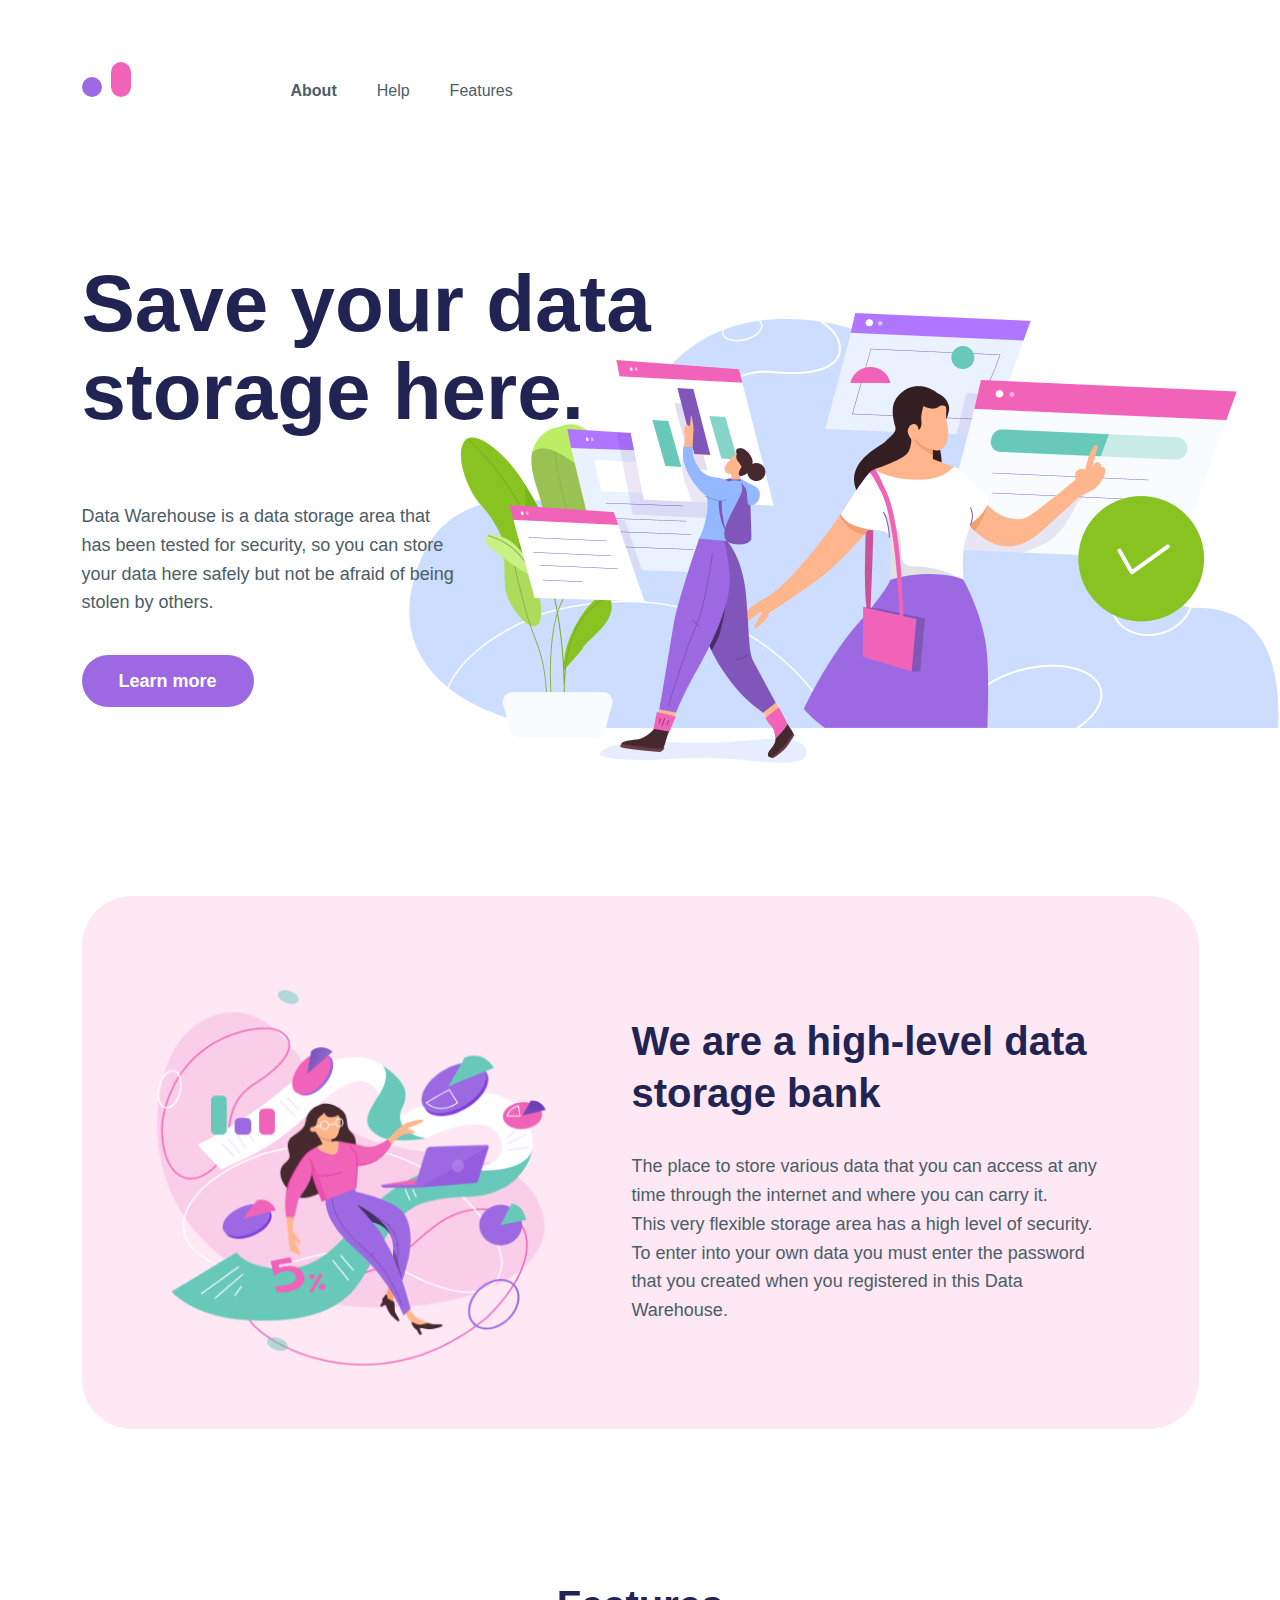
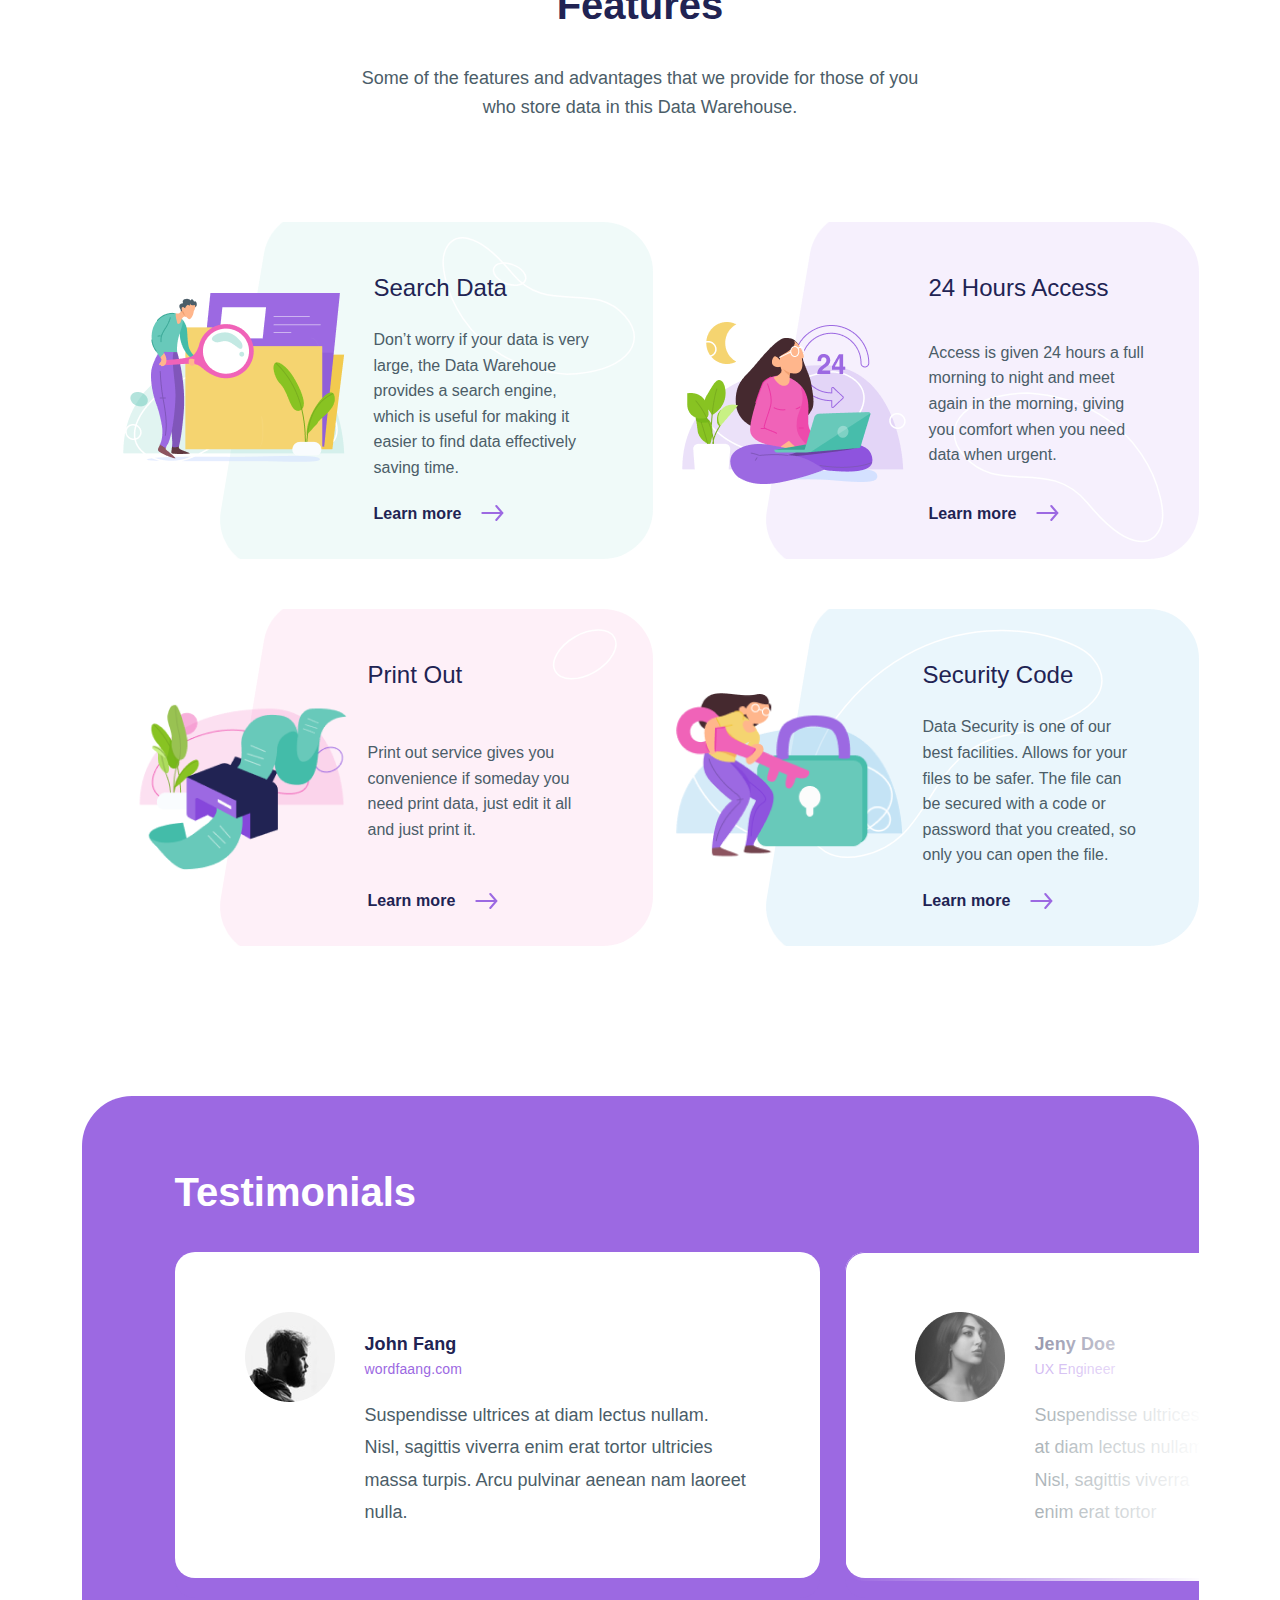
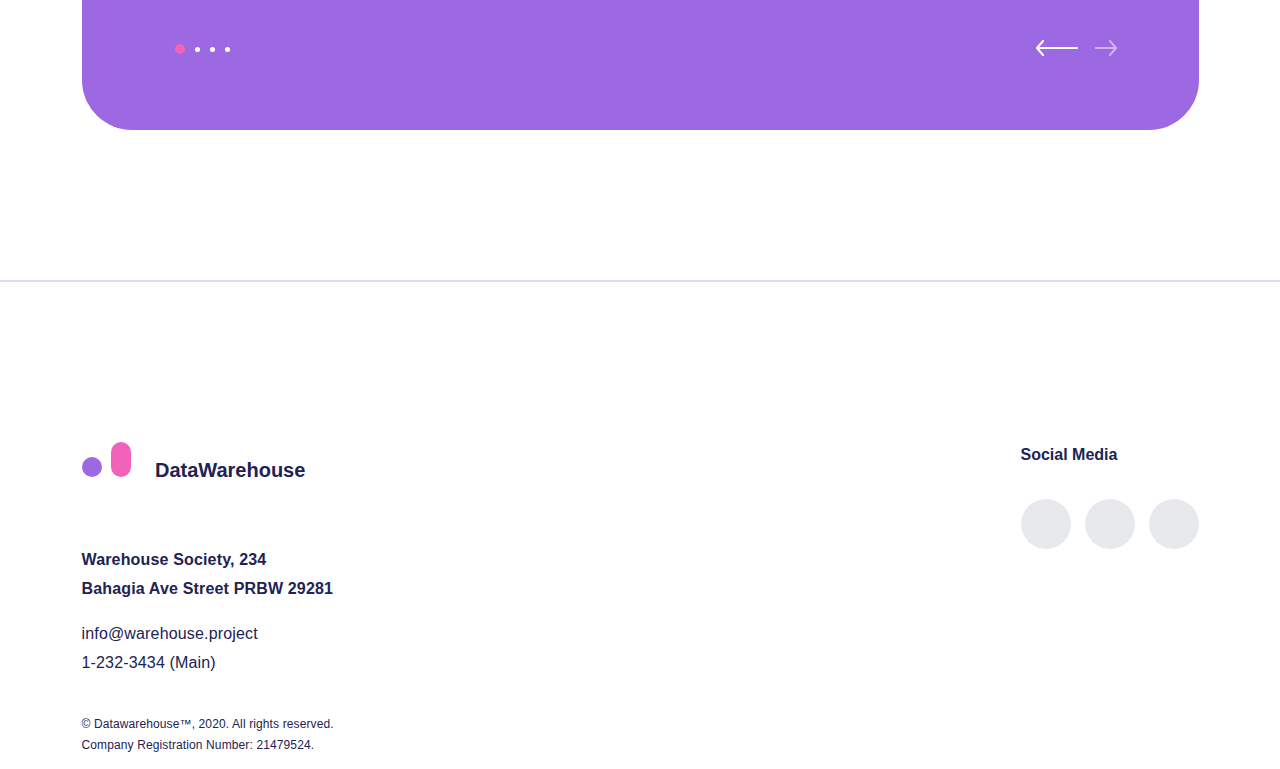
<file: index.html>
<!DOCTYPE html>
<html lang="en">
<head>
    <meta charset="UTF-8">
    <meta http-equiv="X-UA-Compatible" content="IE=edge">
    <meta name="viewport" content="width=device-width, initial-scale=1.0">
    <meta name="description" content="Data Warehouse is a data storage area that has been
    tested for security, so you can store your data here
    safely but not be afraid of being stolen by others.">
    <meta name="keyword" content="warehouse, save, data, security, storage, area">
    <meta property="og:type" content="website">
    <meta property="og:title" content="Warehouse - Save your data storage here.">
    <meta property="og:description" content="Data Warehouse is a data storage area that has been
    tested for security, so you can store your data here
    safely but not be afraid of being stolen by others.">
    <meta property="og:image" content="img/security-code.png">
    <meta property="og:site-name" content="Warehouse">
    <meta property="og:type" content="http://warehouse.com">
    <link rel="stylesheet" href="styles.css">
    <link rel="icon" type="image/png" sizes="32x32" href="img/logo.svg">
    <title>Warehouse - Save your data storage here.</title>
</head>
<body class="body">
    <header class="header center">
        <a class="header__logo" href="#">
<!--            TODO: Лучше делать отдельной картинкой (так как нет анимации с изменением цвета) -->
            <svg width="49" height="35" viewBox="0 0 49 35" fill="none" xmlns="http://www.w3.org/2000/svg">
                <rect y="15" width="20" height="20" rx="10" fill="#9C69E2"/>
                <rect x="29" width="20" height="35" rx="10" fill="#F063B8"/>
            </svg>
<!--            TODO: Не понятно зачем нужен такой span, Если делать картинкой, можно использовать аттрибут alt -->
            <span class="visually-hidden">site logo</span>
        </a>
        <nav class="main-navigation">
<!--            TODO: Много лишних тегов, ul li являются лишними можно просто nav + a -->
            <ul class="main-navigation__list site-list">
                <li class="site-list__item site-list__item--active"><a class="site-list__item-link" href="#">About</a></li>
                <li class="site-list__item"><a class="site-list__item-link" href="#footer">Help</a></li>
                <li class="site-list__item"><a class="site-list__item-link" href="#features">Features</a></li>
            </ul>
        </nav>
    </header>

    <main class="main center">
<!--        TODO: Хорошая идея, использовать скрытый h1 для SEO -->
        <h1 class="visually-hidden">Warehouse - Save your data storage here.</h1>

        <section class="promo">
            <h2 class="promo__title">Save your data<br> storage here.</h2>
            <p class="promo__description">
                Data Warehouse is a data storage area that has been
                tested for security, so you can store your data here
                safely but not be afraid of being stolen by others.
            </p>
            <a class="promo__button" href="#features">Learn more</a>
<!--            TODO: Использованием аттрибутов width\height у картинков не по стандарту, лучше width\height писать в CSS свойстве -->
            <img class="promo__img" src="img/promo-background.png" alt="background image" width="885" height="468">
        </section>

        <section class="about-company">
<!--            TODO: Использованием аттрибутов width\height у картинков не по стандарту, лучше width\height писать в CSS свойстве -->
            <img class="about-company__img" src="img/about-company.png" alt="abstract image" width="469" height="469">
            <div class="about-company__information">
                <h2 class="about-company__title">
                    We are a high-level
                    data
                    storage bank
                </h2>
                <p class="about-company__description">
                    The place to store various data that you can access at any time through the internet  and where you can carry it.<br>
                    This very flexible storage area has a high level of security. To enter into your own data you must enter the password that you created when you registered in this Data Warehouse.
                </p>
            </div>
        </section>

        <section class="features" id="features">
            <h2 class="features__title">Features</h2>
            <p class="features__description">
                Some of the features and advantages that we provide for those of you who store data in this Data Warehouse.
            </p>
            <ul class="features__list">
                <li class="features__item">
<!--            TODO: Использованием аттрибутов width\height у картинков не по стандарту, лучше width\height писать в CSS свойстве -->
                    <img class="features__item-img" src="img/search-data.png" alt="Search Data" width="232" height="211">
                    <div class="features__information">
                        <h3 class="features__item-title">
                            Search Data
                        </h3>
                        <p class="features__item-description">
                            Don’t worry if your data is very large, the Data Warehoue provides a search engine, which is useful for making it easier to find data effectively saving time.
                        </p>
                        <a class="features__item-link" href="#">
                            Learn more
                            <svg class="features__item-link-svg" width="23" height="16" viewBox="0 0 23 16" fill="none" xmlns="http://www.w3.org/2000/svg">
                                <path d="M15.2852 15.001L21.2852 8.00098L15.2852 1.00098" stroke="#9C69E2" stroke-width="2" stroke-linecap="round" stroke-linejoin="round"/>
                                <path d="M21.2852 8.00098H1.28516" stroke="#9C69E2" stroke-width="2" stroke-linecap="round" stroke-linejoin="round"/>
                            </svg>
                        </a>
                    </div>
                </li>
                <li class="features__item">
                    <img class="features__item-img" src="img/24hours-access.png" alt="24 Hours Access" width="241" height="185">
                    <div class="features__information">
                        <h3 class="features__item-title">
                            24 Hours Access
                        </h3>
                        <p class="features__item-description">
                            Access is given 24 hours a full morning to night and
                            meet again in the morning, giving you comfort when
                            you need data when urgent.
                        </p>
                        <a class="features__item-link" href="#">
                            Learn more
                            <svg class="features__item-link-svg" width="23" height="16" viewBox="0 0 23 16" fill="none" xmlns="http://www.w3.org/2000/svg">
                                <path d="M15.2852 15.001L21.2852 8.00098L15.2852 1.00098" stroke="#9C69E2" stroke-width="2" stroke-linecap="round" stroke-linejoin="round"/>
                                <path d="M21.2852 8.00098H1.28516" stroke="#9C69E2" stroke-width="2" stroke-linecap="round" stroke-linejoin="round"/>
                            </svg>
                        </a>
                    </div>
                </li>
                <li class="features__item">
                    <img class="features__item-img" src="img/print-out.png" alt="Print Out" width="226" height="167">
                    <div class="features__information">
                        <h3 class="features__item-title">
                            Print Out
                        </h3>
                        <p class="features__item-description">
                            Print out service gives you convenience if someday
                            you need print data, just edit it all and just print it.
                        </p>
                        <a class="features__item-link" href="#">
                            Learn more
                            <svg class="features__item-link-svg" width="23" height="16" viewBox="0 0 23 16" fill="none" xmlns="http://www.w3.org/2000/svg">
                                <path d="M15.2852 15.001L21.2852 8.00098L15.2852 1.00098" stroke="#9C69E2" stroke-width="2" stroke-linecap="round" stroke-linejoin="round"/>
                                <path d="M21.2852 8.00098H1.28516" stroke="#9C69E2" stroke-width="2" stroke-linecap="round" stroke-linejoin="round"/>
                            </svg>
                        </a>
                    </div>
                </li>
                <li class="features__item">
                    <img class="features__item-img" src="img/security-code.png" alt="Security Code" width="235" height="205">
                    <div class="features__information">
                        <h3 class="features__item-title">
                            Security Code
                        </h3>
                        <p class="features__item-description">
                            Data Security is one of our best facilities. Allows for your files
                            to be safer. The file can be secured with a code or password that
                            you created, so only you can open the file.
                        </p>
                        <a class="features__item-link" href="#">
                            Learn more
                            <svg class="features__item-link-svg" width="23" height="16" viewBox="0 0 23 16" fill="none" xmlns="http://www.w3.org/2000/svg">
                                <path d="M15.2852 15.001L21.2852 8.00098L15.2852 1.00098" stroke="#9C69E2" stroke-width="2" stroke-linecap="round" stroke-linejoin="round"/>
                                <path d="M21.2852 8.00098H1.28516" stroke="#9C69E2" stroke-width="2" stroke-linecap="round" stroke-linejoin="round"/>
                            </svg>
                        </a>
                    </div>
                </li>
            </ul>
        </section>

        <section class="testimonials">
            <h2 class="testimonials__title">Testimonials</h2>
            <div class="testimonials__list">
                <article class="testimonials__item testimonials__item--active">
                    <img class="testimonials__photo" src="img/photo-john-fang.png" alt="photo John Fang">
                    <div class="testimonials__profile">
                        <h3 class="testimonials__name">
                            John Fang
                        </h3>
                        <a class="testimonials__company" href="#">wordfaang.com</a>
                        <p class="testimonials__review">
                            Suspendisse ultrices at diam lectus nullam.<br>
                            Nisl, sagittis viverra enim erat tortor ultricies massa turpis. Arcu pulvinar aenean nam laoreet nulla.
                        </p>
                    </div>
                </article>
                <article class="testimonials__item">
                    <img class="testimonials__photo" src="img/photo-jeny-doe.png" alt="photo Jeny Doe">
                    <div class="testimonials__profile">
                        <h3 class="testimonials__name">
                            Jeny Doe
                        </h3>
                        <a class="testimonials__company">UX Engineer</a>
                        <p class="testimonials__review">
                            Suspendisse ultrices at diam lectus nullam. Nisl, sagittis viverra enim erat tortor
                        </p>
                    </div>
                </article>
                <article class="testimonials__item">
                    <img class="testimonials__photo" src="img/photo-william.png" alt="photo John Fang">
                    <div class="testimonials__profile">
                        <h3 class="testimonials__name">
                            William
                        </h3>
                        <a class="testimonials__company">Web Designer</a>
                        <p class="testimonials__review">
                            Suspendisse ultrices at diam lectus nullam. Nisl, sagittis viverra enim erat tortor
                        </p>
                    </div>
                </article>
            </div>
            <div class="testimonials__pagination pagination">
                <ul class="pagination__list">
                    <li class="pagination__item pagination__item--active"></li>
                    <li class="pagination__item"></li>
                    <li class="pagination__item"></li>
                    <li class="pagination__item"></li>
                </ul>

                <div class="pagination__buttons">
                    <button class="pagination__button">
                        <span class="visually-hidden">previous</span>
                        <svg width="42" height="16" viewBox="0 0 42 16" fill="none" xmlns="http://www.w3.org/2000/svg">
                            <path d="M7 1L1 8L7 15" stroke="white" stroke-width="2" stroke-linecap="round" stroke-linejoin="round"/>
                            <path d="M0.999998 8L41 8" stroke="white" stroke-width="2" stroke-linecap="round" stroke-linejoin="round"/>
                        </svg>
                    </button>
                    <button class="pagination__button">
                        <span class="visually-hidden">next</span>
                        <svg width="22" height="16" viewBox="0 0 22 16" fill="none" xmlns="http://www.w3.org/2000/svg">
                            <g opacity="0.5">
                                <path d="M15 15L21 8L15 1" stroke="white" stroke-width="2" stroke-linecap="round" stroke-linejoin="round"/>
                                <path d="M21 8H1" stroke="white" stroke-width="2" stroke-linecap="round" stroke-linejoin="round"/>
                            </g>
                        </svg>
                    </button>
                </div>
            </div>
        </section>

    </main>
    <footer class="footer" id="footer">
        <div class="footer__center center">
            <div class="footer__information">
                <div class="footer__company">
                    <svg class="footer__logo" width="49" height="35" viewBox="0 0 49 35" fill="none" xmlns="http://www.w3.org/2000/svg">
                        <rect y="15" width="20" height="20" rx="10" fill="#9C69E2"/>
                        <rect x="29" width="20" height="35" rx="10" fill="#F063B8"/>
                    </svg>
                    <span class="footer__company-title">DataWarehouse</span>
                </div>
                <p class="footer__address">
                    Warehouse Society, 234<br>
                    Bahagia Ave Street PRBW 29281
                </p>
                <p class="footer__contacts">
                    <a class="footer__email" href="mailto:info@warehouse.project">info@warehouse.project</a><br>
                    1-232-3434 (Main)
                </p>
                <p class="footer__copyright">
                    © Datawarehouse™, 2020. All rights reserved.<br>
                    Company Registration Number: 21479524.
                </p>
            </div>
            <div class="footer__socials">
                <span class="footer__socials-title">Social Media</span>
                <ul class="footer__socials-list socials">
                    <li class="socials__item">
                        <a class="socials__link" href="#">
                            <span class="visually-hidden">VK</span>
                        </a>
                    </li>
                    <li class="socials__item">
                        <a class="socials__link" href="#">
                            <span class="visually-hidden">Instargram</span>
                        </a>
                    </li>
                    <li class="socials__item">
                        <a class="socials__link" href="#">
                            <span class="visually-hidden">Facebook</span>
                        </a>
                    </li>
                </ul>
            </div>
        </div>
    </footer>
</body>
</html>
</file>
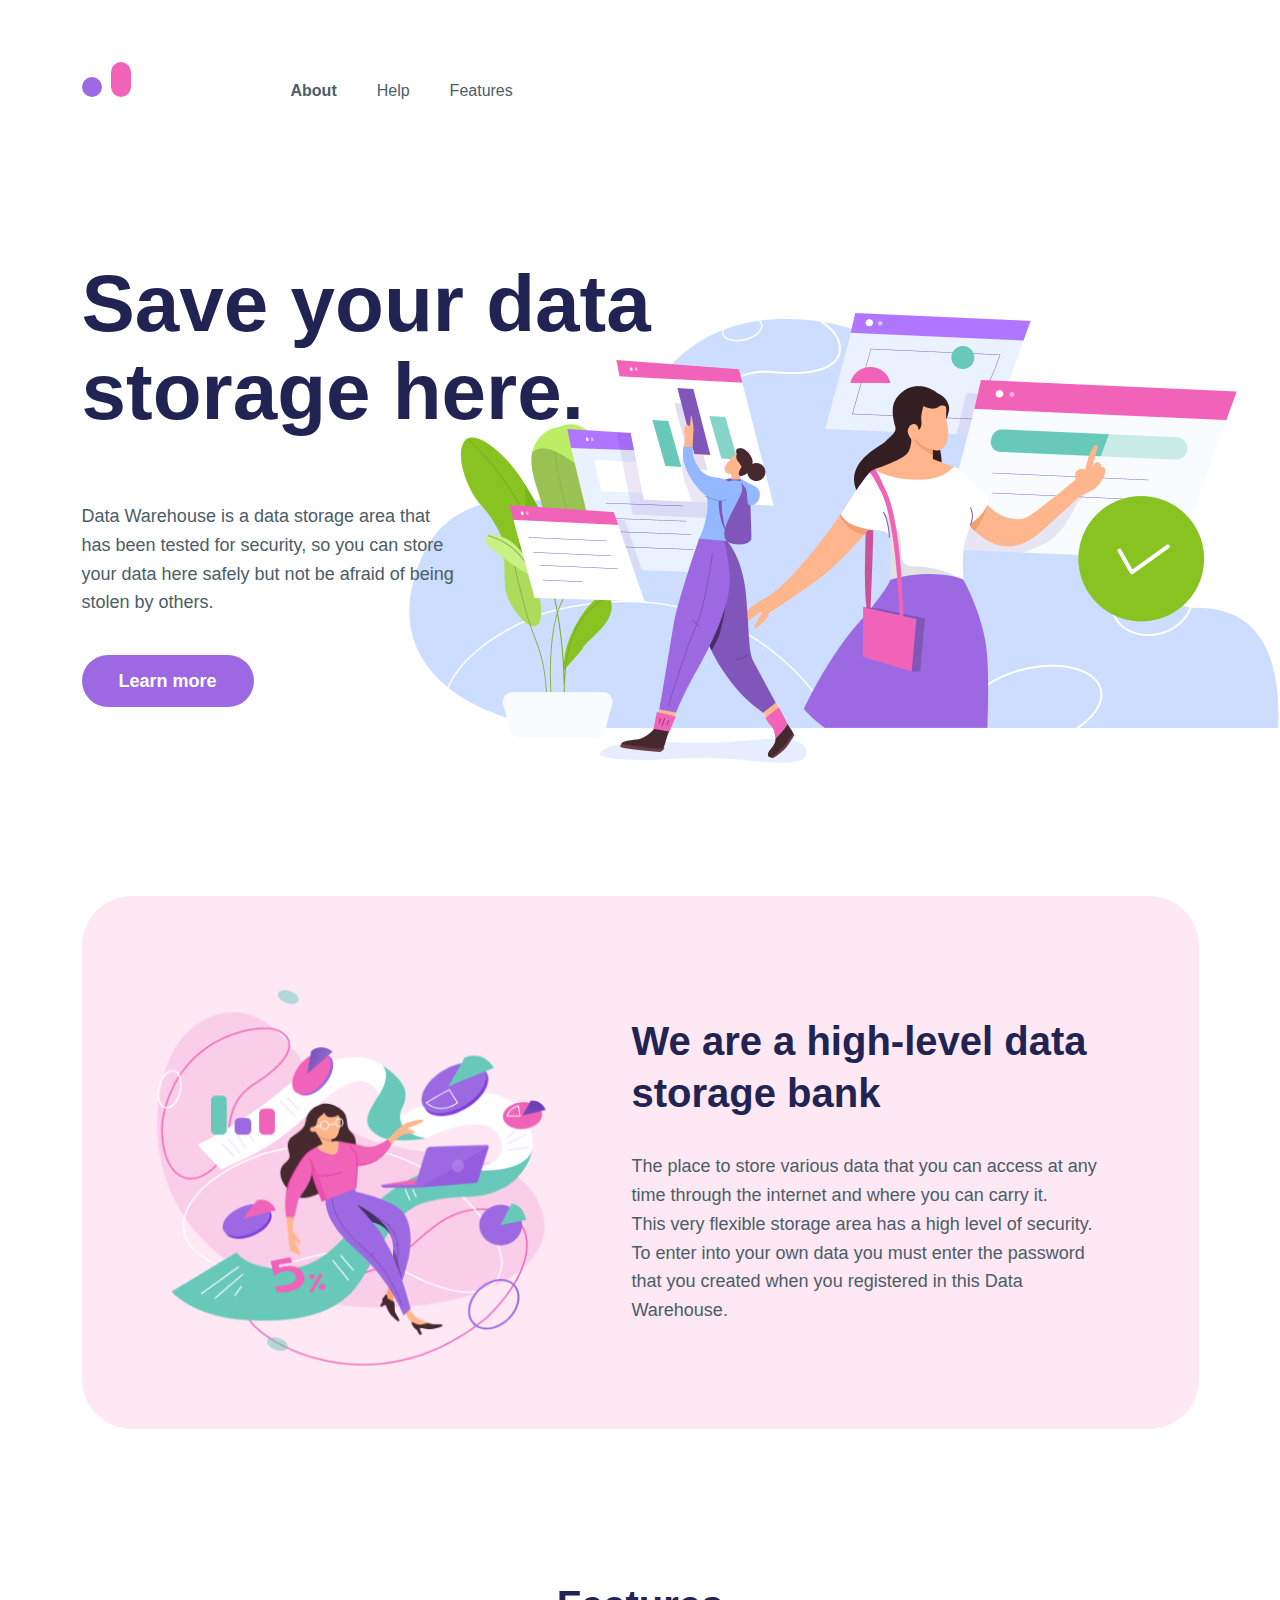
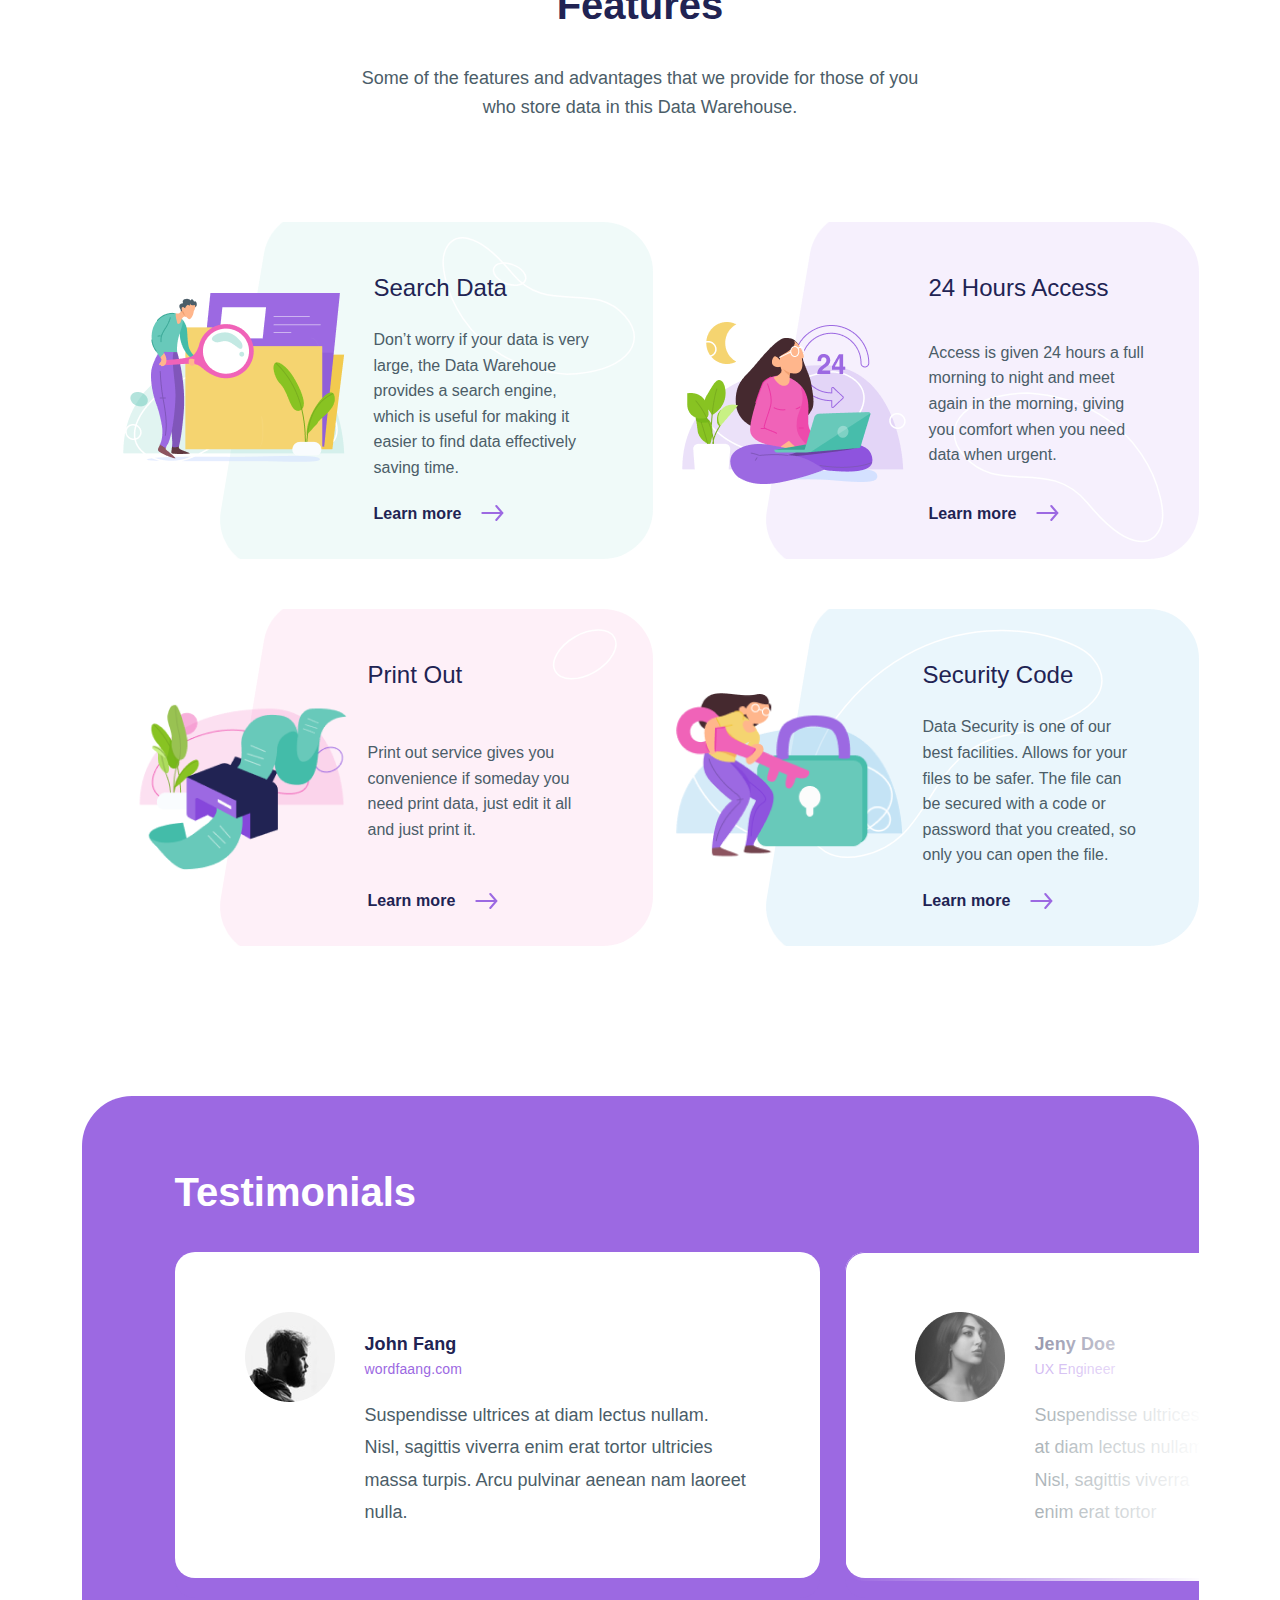
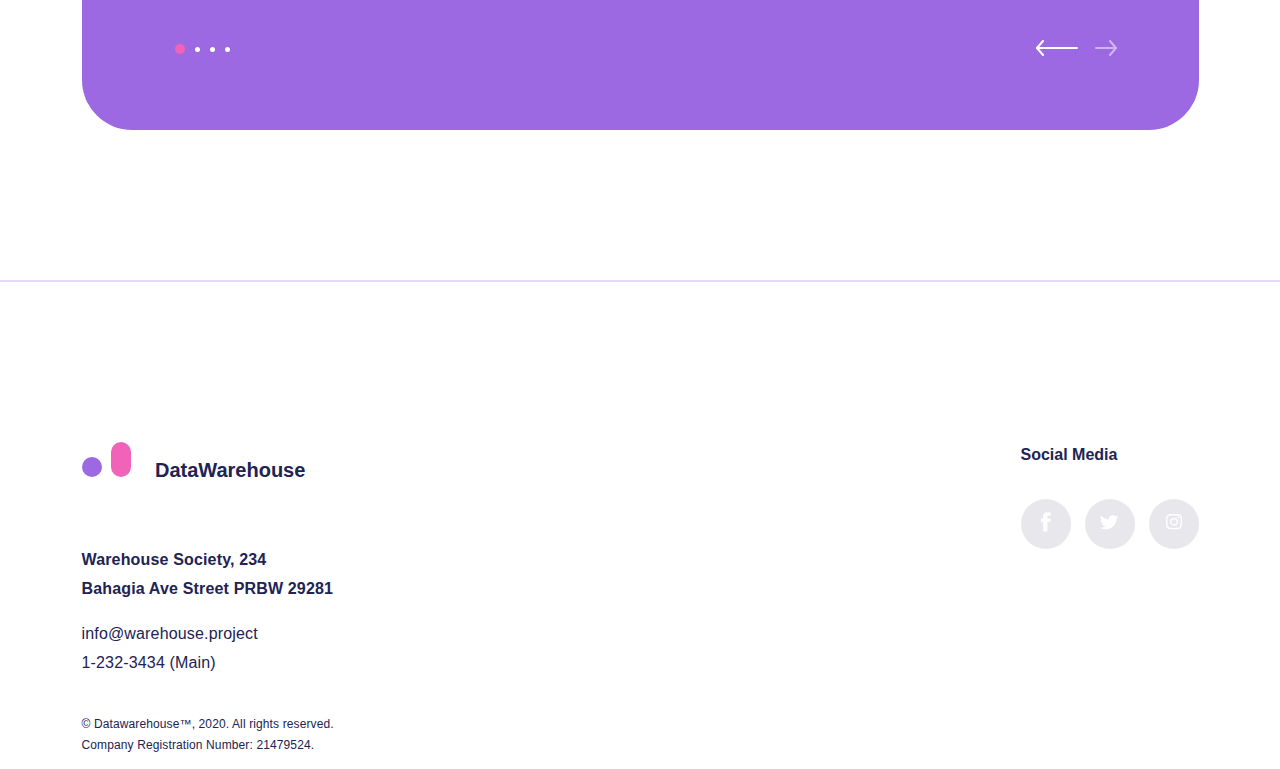
<file: module1/index.html>
<!DOCTYPE html>
<html lang="en">
<head>
    <meta charset="UTF-8">
    <meta http-equiv="X-UA-Compatible" content="IE=edge">
    <meta name="viewport" content="width=device-width, initial-scale=1.0">
    <meta name="description" content="Data Warehouse is a data storage area that has been
    tested for security, so you can store your data here
    safely but not be afraid of being stolen by others.">
    <meta name="keyword" content="warehouse, save, data, security, storage, area">
    <meta property="og:type" content="website">
    <meta property="og:title" content="Warehouse - Save your data storage here.">
    <meta property="og:description" content="Data Warehouse is a data storage area that has been
    tested for security, so you can store your data here
    safely but not be afraid of being stolen by others.">
    <meta property="og:image" content="img/security-code.png">
    <meta property="og:site-name" content="Warehouse">
    <meta property="og:type" content="http://warehouse.com">
    <link rel="stylesheet" href="styles.css">
    <link rel="icon" type="image/png" sizes="32x32" href="img/logo.svg">
    <title>Warehouse - Save your data storage here.</title>
</head>
<body class="body">
    <header class="header center">
        <a class="header__logo" href="#">
<!-- TODO: лучше использовать тег IMG  -->
            <svg width="49" height="35" viewBox="0 0 49 35" fill="none" xmlns="http://www.w3.org/2000/svg">
                <rect y="15" width="20" height="20" rx="10" fill="#9C69E2"/>
                <rect x="29" width="20" height="35" rx="10" fill="#F063B8"/>
            </svg>
<!-- TODO: Такие сообщения должны быть в alt картинки.  -->
            <span class="visually-hidden">site logo</span>
        </a>
        <nav class="main-navigation">
<!-- TODO: Много лишнего текста, можно было использовать просто nav > a -->
            <ul class="main-navigation__list site-list">
                <li class="site-list__item site-list__item--active"><a class="site-list__item-link" href="#">About</a></li>
                <li class="site-list__item"><a class="site-list__item-link" href="#footer">Help</a></li>
                <li class="site-list__item"><a class="site-list__item-link" href="#features">Features</a></li>
            </ul>
        </nav>
    </header>

    <main class="main center">
<!-- TODO: Хорошая задумка для SEO полезно -->
        <h1 class="visually-hidden">Warehouse - Save your data storage here.</h1>

        <section class="promo">
            <h2 class="promo__title">Save your data<br> storage here.</h2>
            <p class="promo__description">
                Data Warehouse is a data storage area that has been
                tested for security, so you can store your data here
                safely but not be afraid of being stolen by others.
            </p>
            <a class="promo__button" href="#features">Learn more</a>
<!--            TODO: Использовались аттрибуты width\height лучше эти свойства писать в CSS -->
            <img class="promo__img" src="img/promo-background.png" alt="background image" width="885" height="468">
        </section>

        <section class="about-company">
            <!--            TODO: Использовались аттрибуты width\height лучше эти свойства писать в CSS -->
            <img class="about-company__img" src="img/about-company.png" alt="abstract image" width="469" height="469">
            <div class="about-company__information">
                <h2 class="about-company__title">
                    We are a high-level
                    data
                    storage bank
                </h2>
                <p class="about-company__description">
                    The place to store various data that you can access at any time through the internet  and where you can carry it.<br>
                    This very flexible storage area has a high level of security. To enter into your own data you must enter the password that you created when you registered in this Data Warehouse.
                </p>
            </div>
        </section>

        <section class="features" id="features">
            <h2 class="features__title">Features</h2>
            <p class="features__description">
                Some of the features and advantages that we provide for those of you who store data in this Data Warehouse.
            </p>
<!--            TODO: Использовался тег который для этого не предназначен, лучше использовать тег article\div -->
            <ul class="features__list">
                <!--                TODO: Проблема с наименованием в БЭМ, смотрите PR -->
                <li class="features__item">
                    <!--            TODO: Использовались аттрибуты width\height лучше эти свойства писать в CSS -->
                    <img class="features__item-img" src="img/search-data.png" alt="Search Data" width="232" height="211">
                    <div class="features__information">
                        <h3 class="features__item-title">
                            Search Data
                        </h3>
                        <p class="features__item-description">
                            Don’t worry if your data is very large, the Data Warehoue provides a search engine, which is useful for making it easier to find data effectively saving time.
                        </p>
                        <a class="features__item-link" href="#">
                            Learn more
                            <!-- TODO: лучше использовать тег IMG  -->
                            <svg class="features__item-link-svg" width="23" height="16" viewBox="0 0 23 16" fill="none" xmlns="http://www.w3.org/2000/svg">
                                <path d="M15.2852 15.001L21.2852 8.00098L15.2852 1.00098" stroke="#9C69E2" stroke-width="2" stroke-linecap="round" stroke-linejoin="round"/>
                                <path d="M21.2852 8.00098H1.28516" stroke="#9C69E2" stroke-width="2" stroke-linecap="round" stroke-linejoin="round"/>
                            </svg>
                        </a>
                    </div>
                </li>
                <li class="features__item">
                    <!--            TODO: Использовались аттрибуты width\height лучше эти свойства писать в CSS -->
                    <img class="features__item-img" src="img/24hours-access.png" alt="24 Hours Access" width="241" height="185">
                    <div class="features__information">
                        <h3 class="features__item-title">
                            24 Hours Access
                        </h3>
                        <p class="features__item-description">
                            Access is given 24 hours a full morning to night and
                            meet again in the morning, giving you comfort when
                            you need data when urgent.
                        </p>
                        <a class="features__item-link" href="#">
                            Learn more
                            <!-- TODO: лучше использовать тег IMG  -->
                            <svg class="features__item-link-svg" width="23" height="16" viewBox="0 0 23 16" fill="none" xmlns="http://www.w3.org/2000/svg">
                                <path d="M15.2852 15.001L21.2852 8.00098L15.2852 1.00098" stroke="#9C69E2" stroke-width="2" stroke-linecap="round" stroke-linejoin="round"/>
                                <path d="M21.2852 8.00098H1.28516" stroke="#9C69E2" stroke-width="2" stroke-linecap="round" stroke-linejoin="round"/>
                            </svg>
                        </a>
                    </div>
                </li>
                <li class="features__item">
                    <!--            TODO: Использовались аттрибуты width\height лучше эти свойства писать в CSS -->
                    <img class="features__item-img" src="img/print-out.png" alt="Print Out" width="226" height="167">
                    <div class="features__information">
                        <h3 class="features__item-title">
                            Print Out
                        </h3>
                        <p class="features__item-description">
                            Print out service gives you convenience if someday
                            you need print data, just edit it all and just print it.
                        </p>
                        <a class="features__item-link" href="#">
                            Learn more
                            <!-- TODO: лучше использовать тег IMG  -->
                            <svg class="features__item-link-svg" width="23" height="16" viewBox="0 0 23 16" fill="none" xmlns="http://www.w3.org/2000/svg">
                                <path d="M15.2852 15.001L21.2852 8.00098L15.2852 1.00098" stroke="#9C69E2" stroke-width="2" stroke-linecap="round" stroke-linejoin="round"/>
                                <path d="M21.2852 8.00098H1.28516" stroke="#9C69E2" stroke-width="2" stroke-linecap="round" stroke-linejoin="round"/>
                            </svg>
                        </a>
                    </div>
                </li>
                <li class="features__item">
                    <!--            TODO: Использовались аттрибуты width\height лучше эти свойства писать в CSS -->
                    <img class="features__item-img" src="img/security-code.png" alt="Security Code" width="235" height="205">
                    <div class="features__information">
                        <h3 class="features__item-title">
                            Security Code
                        </h3>
                        <p class="features__item-description">
                            Data Security is one of our best facilities. Allows for your files
                            to be safer. The file can be secured with a code or password that
                            you created, so only you can open the file.
                        </p>
                        <a class="features__item-link" href="#">
                            Learn more
                            <!-- TODO: лучше использовать тег IMG  -->
                            <svg class="features__item-link-svg" width="23" height="16" viewBox="0 0 23 16" fill="none" xmlns="http://www.w3.org/2000/svg">
                                <path d="M15.2852 15.001L21.2852 8.00098L15.2852 1.00098" stroke="#9C69E2" stroke-width="2" stroke-linecap="round" stroke-linejoin="round"/>
                                <path d="M21.2852 8.00098H1.28516" stroke="#9C69E2" stroke-width="2" stroke-linecap="round" stroke-linejoin="round"/>
                            </svg>
                        </a>
                    </div>
                </li>
            </ul>
        </section>

<!--        TODO: Верстка под слайдер заготовлена не правильно, придется переверстывать при интеграции слайдера, что является проблемой (выполнение работы дважды) -->
        <section class="testimonials">
            <h2 class="testimonials__title">Testimonials</h2>
            <div class="testimonials__list">
<!--                TODO: Проблема с наименованием в БЭМ, смотрите PR -->
                <article class="testimonials__item testimonials__item--active">
                    <img class="testimonials__photo" src="img/photo-john-fang.png" alt="photo John Fang">
                    <div class="testimonials__profile">
                        <h3 class="testimonials__name">
                            John Fang
                        </h3>
                        <a class="testimonials__company" href="#">wordfaang.com</a>
                        <p class="testimonials__review">
                            Suspendisse ultrices at diam lectus nullam.<br>
                            Nisl, sagittis viverra enim erat tortor ultricies massa turpis. Arcu pulvinar aenean nam laoreet nulla.
                        </p>
                    </div>
                </article>
                <article class="testimonials__item">
                    <img class="testimonials__photo" src="img/photo-jeny-doe.png" alt="photo Jeny Doe">
                    <div class="testimonials__profile">
                        <h3 class="testimonials__name">
                            Jeny Doe
                        </h3>
                        <a class="testimonials__company">UX Engineer</a>
                        <p class="testimonials__review">
                            Suspendisse ultrices at diam lectus nullam. Nisl, sagittis viverra enim erat tortor
                        </p>
                    </div>
                </article>
                <article class="testimonials__item">
                    <img class="testimonials__photo" src="img/photo-william.png" alt="photo John Fang">
                    <div class="testimonials__profile">
                        <h3 class="testimonials__name">
                            William
                        </h3>
                        <a class="testimonials__company">Web Designer</a>
                        <p class="testimonials__review">
                            Suspendisse ultrices at diam lectus nullam. Nisl, sagittis viverra enim erat tortor
                        </p>
                    </div>
                </article>
            </div>
            <div class="testimonials__pagination pagination">
                <ul class="pagination__list">
                    <li class="pagination__item pagination__item--active"></li>
                    <li class="pagination__item"></li>
                    <li class="pagination__item"></li>
                    <li class="pagination__item"></li>
                </ul>

                <div class="pagination__buttons">
                    <button class="pagination__button">
                        <span class="visually-hidden">previous</span>
                        <!-- TODO: лучше использовать тег IMG  -->
                        <svg width="42" height="16" viewBox="0 0 42 16" fill="none" xmlns="http://www.w3.org/2000/svg">
                            <path d="M7 1L1 8L7 15" stroke="white" stroke-width="2" stroke-linecap="round" stroke-linejoin="round"/>
                            <path d="M0.999998 8L41 8" stroke="white" stroke-width="2" stroke-linecap="round" stroke-linejoin="round"/>
                        </svg>
                    </button>
                    <button class="pagination__button">
                        <span class="visually-hidden">next</span>
                        <!-- TODO: лучше использовать тег IMG  -->
                        <svg width="22" height="16" viewBox="0 0 22 16" fill="none" xmlns="http://www.w3.org/2000/svg">
                            <g opacity="0.5">
                                <path d="M15 15L21 8L15 1" stroke="white" stroke-width="2" stroke-linecap="round" stroke-linejoin="round"/>
                                <path d="M21 8H1" stroke="white" stroke-width="2" stroke-linecap="round" stroke-linejoin="round"/>
                            </g>
                        </svg>
                    </button>
                </div>
            </div>
        </section>

    </main>
    <footer class="footer" id="footer">
        <div class="footer__center center">
            <div class="footer__information">
                <div class="footer__company">
                    <!-- TODO: лучше использовать тег IMG  -->
                    <svg class="footer__logo" width="49" height="35" viewBox="0 0 49 35" fill="none" xmlns="http://www.w3.org/2000/svg">
                        <rect y="15" width="20" height="20" rx="10" fill="#9C69E2"/>
                        <rect x="29" width="20" height="35" rx="10" fill="#F063B8"/>
                    </svg>
                    <span class="footer__company-title">DataWarehouse</span>
                </div>
                <p class="footer__address">
                    Warehouse Society, 234<br>
                    Bahagia Ave Street PRBW 29281
                </p>
                <p class="footer__contacts">
                    <a class="footer__email" href="mailto:info@warehouse.project">info@warehouse.project</a><br>
                    1-232-3434 (Main)
                </p>
                <p class="footer__copyright">
                    © Datawarehouse™, 2020. All rights reserved.<br>
                    Company Registration Number: 21479524.
                </p>
            </div>
            <div class="footer__socials">
                <span class="footer__socials-title">Social Media</span>
                <ul class="footer__socials-list socials">
                    <li class="socials__item">
                        <a class="socials__link" href="#">
                            <img src="./img/facebook.svg">
<!--                            TODO: Это должно быть в аттрибуте ALT картинки -->
                            <span class="visually-hidden">Facebook</span>
                        </a>
                    </li>
                    <li class="socials__item">
                        <a class="socials__link" href="#">
                            <img src="./img/twitter.svg">
                            <!--                            TODO: Это должно быть в аттрибуте ALT картинки -->
                            <span class="visually-hidden">twitter</span>
                        </a>
                    </li>
                    <li class="socials__item">
                        <a class="socials__link" href="#">
                            <img src="./img/instagram.svg">
                            <!--                            TODO: Это должно быть в аттрибуте ALT картинки -->
                            <span class="visually-hidden">Instargram</span>
                        </a>
                    </li>
                </ul>
            </div>
        </div>
    </footer>
</body>
</html>
</file>
<file: styles.css>
/* FONTS */
@font-face {
    font-family: "Ubuntu";
    font-weight: normal;
    font-style: normal;
    font-display: swap;
    src:
      url("fonts/Ubuntu-Regular.ttf") format("ttf");
  }
  
  @font-face {
    font-family: "Ubuntu";
    font-weight: bold;
    font-style: normal;
    font-display: swap;
    src:
    url("fonts/Ubuntu-Bold.ttf") format("ttf");
  }
  
.visually-hidden:not(:focus):not(:active),
input[type="checkbox"].visually-hidden,
input[type="radio"].visually-hidden {
	position: absolute;
	width: 1px;
	height: 1px;
	margin: -1px;
	border: 0;
	padding: 0;
    opacity: 0;
	white-space: nowrap;
	-webkit-clip-path: inset(100%);
	        clip-path: inset(100%);
	clip: rect(0 0 0 0);
	overflow: hidden;
}

.center {
    width: 1117px;
    margin: 0 auto;
}

.main {
    font-family: "Ubuntu", "Roboto", sans-serif;
}

.body {
    margin: 0;
}

/* HEADER */
.header {
    padding-top: 62px;
    display: flex;
    margin-bottom: 140px;
}

.header__logo {
    margin-right: 120px;
}

.site-list {
    list-style: none;
    display: flex;
    gap: 40px;
}

.site-list__item {
    font-family: "Ubuntu", "Roboto", sans-serif;
    font-size: 16px;
    line-height: 160%;
}

.site-list__item-link {
    color: #4B5D68;
    text-decoration: none;
}

.site-list__item-link:hover,
.site-list__item-link:focus  {
    opacity: 0.7;
}

.site-list__item-link:active {
    opacity: 0.3;
}

.site-list__item--active {
    font-weight: bold;
    color: #212353;
}

/* PROMO */
.promo {
    position: relative;
    margin-bottom: 200px;
}

.promo__title {
    font-weight: bold;
    font-size: 80px;
    line-height: 110%;
    color: #212353;
    width: 645px;
}

.promo__description {
    font-weight: 500;
    font-size: 18px;
    line-height: 160%;
    color: #4B5D68;
    width: 380px;
    margin-bottom: 50px;
}

.promo__button {
    font-weight: bold;
    font-size: 18px;
    line-height: 160%;
    color: white;
    width: 170px;
    height: 60px;
    padding: 16px 37px;
    border-radius: 50px;
    background: #9C69E2;
    cursor: pointer;
    text-decoration: none;
}

.promo__button:hover,
.promo__button:focus {
    opacity: 0.7;
}

.promo__button:active {
    opacity: 0.3;
}

.promo__img {
    position: absolute;
    right: -80px;
    top: 50px;
    z-index: -1;
}

/* ABOUT-COMPANY */
.about-company {
    background: rgba(240, 99, 184, 0.15);
    border-radius: 50px;
    display: flex;
    padding: 32px 16px;
    margin-bottom: 150px;
}

.about-company__img {
    margin-right: 65px;
}

.about-company__information {
    margin: auto 0;
}

.about-company__title {
    font-weight: bold;
    font-size: 40px;
    line-height: 130%;
    color: #212353;
    width: 475px;
}

.about-company__description {
    font-weight: 500;
    font-size: 18px;
    line-height: 160%;
    color: #4B5D68;
    width: 475px;
}

/* FEATURES */
.features__title {
    color: #212353;
    font-weight: bold;
    font-size: 40px;
    line-height: 130%;
    text-align: center;
}

.features__description {
    color: #4B5D68;
    font-weight: 500;
    font-size: 18px;
    line-height: 160%;
    width: 584px;
    text-align: center;
    margin: 0 auto;
    margin-bottom: 100px;
}

.features__list {
    list-style: none;
    display: flex;
    flex-wrap: wrap;
    justify-content: space-between;
    row-gap: 50px;
}

.features__item {
    width: 531px;
    display: flex;
    border-radius: 50px;
    padding-top: 50px;
    padding-bottom: 33px;
}

.features__item:first-child {
    background: url('img/ellipse-61.svg') 370px 40px no-repeat, url('img/vector-57.svg') 320px 15px no-repeat, url('img/rectangle-green.png') right no-repeat;
}

.features__item:nth-child(2) {
    background: url('img/vector-56.svg') 285px 170px no-repeat, url('img/rectangle-purple.png') right no-repeat;
}

.features__item:nth-child(3) {
    background: url('img/ellipse-62.svg') 430px 20px no-repeat, url('img/rectangle-pink.png') right no-repeat;
}

.features__item:last-child {
    background: url('img/vector-58.svg') 135px 20px no-repeat, url('img/rectangle-blue.png') right no-repeat;
}

.features__item-img {
    margin: auto 0;
}

.features__information {
    display: flex;
    flex-direction: column;
    justify-content: space-between;
    margin-left: 20px;
}

.features__item-title {
    color: #212353;
    font-weight: normal;
    font-size: 24px;
    line-height: 130%;
    margin-top: 0;
    width: 200px;
}

.features__item-description {
    font-size: 16px;
    line-height: 160%;
    color: #4B5D68;
    width: 220px;
    margin: 0;
    margin-bottom: 20px;
}

.features__item-link {
    font-weight: bold;
    font-size: 16px;
    line-height: 160%;
    letter-spacing: 0.005em;
    color: #212353;
    position: relative;
    cursor: pointer;
    display: flex;
    align-items: center;
    text-decoration: none;
}

.features__item-link:hover,
.features__item-link:focus {
    opacity: 0.7;
}

.features__item-link:active {
    opacity: 0.3;
}

.features__item-link-svg {
    margin-left: 20px;
    top: 5px;
}

/* TESTIMONIALS */
.testimonials {
    margin-top: 150px;
    padding-top: 70px;
    padding-left: 93px;
    padding-right: 76px;
    padding-bottom: 60px;
    color: white;
    border-radius: 50px;
    background-color: #9C69E2;
    overflow: hidden;
    margin-bottom: 150px;
}

.testimonials__title {
    font-weight: bold;
    font-size: 40px;
    line-height: 130%;
    margin-top: 0;
}

.testimonials__list {
    display: flex;
    gap: 20px;
    position: relative;
}

.testimonials__item {
    position: relative;
    display: flex;
    align-items: flex-start;
    border-radius: 20px;
    color: #4B5D68;
    width: 400px;
    padding: 60px 70px 50px;
    box-sizing: border-box;
    box-shadow: 0px 20px 0px rgba(156, 105, 226, 0.3);
    position: absolute;
    background-color: white;
    
}

.testimonials__item::after {
    position: absolute;
    top: 0;
    right: 0;
    content: url("img/transparent.png");
}

.testimonials__item:nth-child(2) {
    left: 670px;
}

.testimonials__item:nth-child(3) {
    left: 1100px;
}

.testimonials__item--active {
    width: 645px;
    position: relative;
    top: 0;
    left: 0;
}

.testimonials__item--active::after {
    display: none;
}

.testimonials__profile {
    margin-left: 30px;
}

.testimonials__name {
    margin-bottom: 0;
    font-weight: bold;
    font-size: 18px;
    line-height: 160%;
    letter-spacing: 0.005em;
    color: #212353
}

.testimonials__company {
    color: #9C69E2;
    text-decoration: none;
    font-size: 14px;
    line-height: 160%;
    letter-spacing: 0.01em;
}

.testimonials__company:hover,
.testimonials__company:focus {
    opacity: 0.7;
}

.testimonials__company:active {
    opacity: 0.3;
}

.testimonials__review {
    font-family: "Ubuntu", "Roboto", sans-serif;
    font-size: 18px;
    line-height: 180%;
    color: #4B5D68;
    margin-bottom: 0;
    width: 180px;
}

.testimonials__item--active .testimonials__review{
    width: 385px;
}

.testimonials__pagination {
    margin-top: 50px;
}

.pagination {
    display: flex;
    justify-content: space-between;
    align-items: center;
}

.pagination__list {
    list-style: none;
    padding-left: 0;
    display: flex;
    align-items: center;
    gap: 10px;
}

.pagination__item {
    width: 5px;
    height: 5px;
    border-radius: 50%;
    background-color: white;
    cursor: pointer;
}

.pagination__item:hover,
.pagination__item:focus {
    opacity: 0.7;
}

.pagination__item:active {
    opacity: 0.3;
}

.pagination__item--active {
    width: 10px;
    height: 10px;
    background-color: #F063B8;
}

.pagination__button {
    background-color: transparent;
    border: none;
    cursor: pointer;
}

.pagination__button:hover,
.pagination__button:focus {
    opacity: 0.7;
}

.pagination__button:active {
    opacity: 0.3;
}
/* FOOTER */

.footer {
    font-family: "Ubuntu", "Roboto", sans-serif;
    position: relative;
    border-top: 2px solid #9b69e242;
    padding-top: 160px;
}

.footer__center {
    display: flex;
    justify-content: space-between;
}

.footer__company {
    margin-bottom: 60px;
}

.footer__logo {
    margin-right: 20px;
}

.footer__company-title {
    font-weight: bold;
    font-size: 20px;
    line-height: 160%;
    color: #212353
}

.footer__address {
    font-weight: bold;
    font-size: 16px;
    line-height: 180%;
    letter-spacing: 0.01em;
    color: #212353;
    margin-bottom: 10px;
}

.footer__contacts {
    font-weight: 400;
    font-size: 16px;
    line-height: 180%;
    letter-spacing: 0.01em;
    color: #212353;
    margin-bottom: 36px;
}

.footer__email {
    text-decoration: none;
    color: inherit;
}

.footer__email:hover,
.footer__email:focus {
    opacity: 0.7;
}

.footer__email:active {
    opacity: 0.3;
}

.footer__copyright {
    font-weight: 400;
    font-size: 12px;
    line-height: 180%;
    letter-spacing: 0.01em;
    color: #212353;
}

.footer__socials-title {
    font-weight: bold;
    font-size: 16px;
    line-height: 160%;
    color: #212353;
}

.socials {
    padding-left: 0;
    list-style: none;
    display: flex;
    gap: 14px;
}

.footer__socials-title {
    display: inline-block;
    margin-bottom: 15px;
}

.socials__item {
    width: 50px;
    height: 50px;
    border-radius: 50%;
    background: #212353;
    opacity: 0.1;
}

.socials__item:hover,
.socials__item:focus {
    opacity: 0.7;
}

.socials__item:active {
    opacity: 0.3;
}

@media (max-width: 1250px) {
    .center {
        width: 90%;
    }

    .features__list {
        justify-content: center;
    }

    .promo__img {
        right: -5%;
        width: 80%;
    }
}

@media (max-width: 1135px) {
    .header {
        margin-bottom: 7%;
    }

    .promo {
        display: flex;
        flex-direction: column;
        align-items: center;
        margin-bottom: 10%;
    }

    .promo__title {
        margin-top: 0;
        margin-bottom: 2%;
        text-align: center;
    }

    .promo__img {
        position: relative;
        order: 1;
        width: 70%;
        height: 100%;
        margin-top: -130px;
    }

    .promo__button {
        order: 2;
        box-sizing: border-box;
        font-size: 100%;
        margin-top: 50px;
    }

    .about-company {
        flex-direction: column;
        align-items: center;
        margin-bottom: 10%;
    }

    .features__description {
        margin-bottom: 5%;
    }
}

@media (max-width: 860px) {
    .testimonials {
        border-radius: 30px;
        margin-top: 10%;
        padding-right: 5%;
        padding-left: 5%;
        padding-top: 5%;
        padding-bottom: 3%;
        margin-bottom: 8%;
    }

    .testimonials__list {
        align-items: center;
    }

    .testimonials__item {
        flex-direction: column;
        align-items: center;
        width: 100%;
    }

    .testimonials__item:nth-child(2) {
        left: 770px;
    }

    .testimonials__review {
        width: 100%;
    }

    .testimonials__profile {
        margin-left: 0;
    }

    .footer {
        padding-top: 8%;
    }

    .footer__company {
        margin-bottom: 5%;
    }

    .footer__contacts {
        margin-bottom: 5%;
    }
}

@media (max-width: 640px) {
    .header {
        padding: 5%;
        justify-content: center;
    }

    .header__logo {
        margin-right: 2%;
    }

    .site-list {
        gap: 10%;
    }

    .promo__title {
        width: 95%;
        font-size: 200%;
        margin-bottom: 8%;
    }

    .promo__description {
        width: 95%;
        margin-top: 0;
        font-size: 14px;
    }

    .promo__img {
        margin-top: -100px;
    }

    .about-company__img {
        width: 300px;
        height: 100%;
        margin-right: 0;
    }

    .about-company__title {
        font-size: 160%;
        width: 95%;
        margin-right: 0px;
    }

    .about-company__description {
        width: 95%;
        margin-right: 0px;
        font-size: 14px;
    }

    .footer__center {
        flex-direction: column;
        align-items: center;
    }

    .footer__socials {
        text-align: center;
    }

    .footer__socials-title {
        margin-bottom: 0;
    }

    .features__title {
        font-size: 160%;
    }

    .features__list {
        row-gap: 15px;
    }

    .features__description {
        width: 95%;
        font-size: 14px;
    }

    .features__item {
        flex-direction: column;
        align-items: center;
        padding-top: 25px;
        padding-bottom: 15px;
    }

    .features__item:first-child {
        background-position: right bottom;
    }

    .features__item:nth-child(2) {
        background-position: right bottom;
    }

    .features__item:nth-child(3){
        background-position: right bottom;
    }

    .features__item:last-child {
        background-position: right bottom;
    }

    .features__item-title {
        font-size: 20px;
    }

    .features__item-description {
        font-size: 14px;
    }

    .testimonials__title {
        font-size: 160%;
    }

    .testimonials__item {
        padding: 10px 10px;
    }

    .testimonials__item--active .testimonials__review {
        width: 95%;
        padding: 0;
        font-size: 14px;
    }

    .testimonials__pagination {
        margin-top: 20px;
    }
}
</file>
<file: module1/styles.css>
/* FONTS */
@font-face {
    font-family: "Ubuntu";
    font-weight: normal;
    font-style: normal;
    font-display: swap;
    src:
      url("fonts/Ubuntu-Regular.ttf") format("ttf");
  }

  @font-face {
    font-family: "Ubuntu";
    font-weight: bold;
    font-style: normal;
    font-display: swap;
    src:
    url("fonts/Ubuntu-Bold.ttf") format("ttf");
  }

.visually-hidden:not(:focus):not(:active),
input[type="checkbox"].visually-hidden,
input[type="radio"].visually-hidden {
	position: absolute;
	width: 1px;
	height: 1px;
	margin: -1px;
	border: 0;
	padding: 0;
    opacity: 0;
	white-space: nowrap;
	-webkit-clip-path: inset(100%);
	        clip-path: inset(100%);
	clip: rect(0 0 0 0);
	overflow: hidden;
}

.center {
    width: 1117px;
    margin: 0 auto;
}

.main {
    font-family: "Ubuntu", "Roboto", sans-serif;
}

.body {
    margin: 0;
}

/* HEADER */
.header {
    padding-top: 62px;
    display: flex;
    margin-bottom: 140px;
}

.header__logo {
    margin-right: 120px;
}

.site-list {
    list-style: none;
    display: flex;
    gap: 40px;
}

.site-list__item {
    font-family: "Ubuntu", "Roboto", sans-serif;
    font-size: 16px;
    line-height: 160%;
}

.site-list__item-link {
    color: #4B5D68;
    text-decoration: none;
}

.site-list__item-link:hover,
.site-list__item-link:focus  {
    opacity: 0.7;
}

.site-list__item-link:active {
    opacity: 0.3;
}

.site-list__item--active {
    font-weight: bold;
    color: #212353;
}

/* PROMO */
.promo {
    position: relative;
    margin-bottom: 200px;
}

.promo__title {
    font-weight: bold;
    font-size: 80px;
    line-height: 110%;
    color: #212353;
    width: 645px;
}

.promo__description {
    font-weight: 500;
    font-size: 18px;
    line-height: 160%;
    color: #4B5D68;
    width: 380px;
    margin-bottom: 50px;
}

.promo__button {
    font-weight: bold;
    font-size: 18px;
    line-height: 160%;
    color: white;
    width: 170px;
    height: 60px;
    padding: 16px 37px;
    border-radius: 50px;
    background: #9C69E2;
    cursor: pointer;
    text-decoration: none;
}

.promo__button:hover,
.promo__button:focus {
    opacity: 0.7;
}

.promo__button:active {
    opacity: 0.3;
}

.promo__img {
    position: absolute;
    right: -80px;
    top: 50px;
    z-index: -1;
}

/* ABOUT-COMPANY */
.about-company {
    background: rgba(240, 99, 184, 0.15);
    border-radius: 50px;
    display: flex;
    padding: 32px 16px;
    margin-bottom: 150px;
}

.about-company__img {
    margin-right: 65px;
}

.about-company__information {
    margin: auto 0;
}

.about-company__title {
    font-weight: bold;
    font-size: 40px;
    line-height: 130%;
    color: #212353;
    width: 475px;
}

.about-company__description {
    font-weight: 500;
    font-size: 18px;
    line-height: 160%;
    color: #4B5D68;
    width: 475px;
}

/* FEATURES */
.features__title {
    color: #212353;
    font-weight: bold;
    font-size: 40px;
    line-height: 130%;
    text-align: center;
}

.features__description {
    color: #4B5D68;
    font-weight: 500;
    font-size: 18px;
    line-height: 160%;
    width: 584px;
    text-align: center;
    margin: 0 auto;
    margin-bottom: 100px;
}

.features__list {
    list-style: none;
    display: flex;
    flex-wrap: wrap;
    justify-content: space-between;
    row-gap: 50px;
}

.features__item {
    width: 531px;
    display: flex;
    border-radius: 50px;
    padding-top: 50px;
    padding-bottom: 33px;
}
/* TODO: Не читаемый нормально код */
.features__item:first-child {
    background: url('img/ellipse-61.svg') 370px 40px no-repeat, url('img/vector-57.svg') 320px 15px no-repeat, url('img/rectangle-green.png') right no-repeat;
}

.features__item:nth-child(2) {
    background: url('img/vector-56.svg') 285px 170px no-repeat, url('img/rectangle-purple.png') right no-repeat;
}

.features__item:nth-child(3) {
    background: url('img/ellipse-62.svg') 430px 20px no-repeat, url('img/rectangle-pink.png') right no-repeat;
}

.features__item:last-child {
    background: url('img/vector-58.svg') 135px 20px no-repeat, url('img/rectangle-blue.png') right no-repeat;
}

.features__item-img {
    margin: auto 0;
}

.features__information {
    display: flex;
    flex-direction: column;
    justify-content: space-between;
    margin-left: 20px;
}

.features__item-title {
    color: #212353;
    font-weight: normal;
    font-size: 24px;
    line-height: 130%;
    margin-top: 0;
    width: 200px;
}

.features__item-description {
    font-size: 16px;
    line-height: 160%;
    color: #4B5D68;
    width: 220px;
    /* TODO: Можно было записать короче margin: 0 0 20px;*/
    margin: 0;
    margin-bottom: 20px;
}

.features__item-link {
    font-weight: bold;
    font-size: 16px;
    line-height: 160%;
    letter-spacing: 0.005em;
    color: #212353;
    position: relative;
    cursor: pointer;
    display: flex;
    align-items: center;
    text-decoration: none;
}

.features__item-link:hover,
.features__item-link:focus {
    opacity: 0.7;
}

.features__item-link:active {
    opacity: 0.3;
}

.features__item-link-svg {
    margin-left: 20px;
    top: 5px;
}

/* TESTIMONIALS */
.testimonials {
    margin-top: 150px;
    /* TODO: Лучше было сделать padding 70px 76px 60px 93px */
    padding-top: 70px;
    padding-left: 93px;
    padding-right: 76px;
    padding-bottom: 60px;
    color: white;
    border-radius: 50px;
    background-color: #9C69E2;
    overflow: hidden;
    margin-bottom: 150px;
}

.testimonials__title {
    font-weight: bold;
    font-size: 40px;
    line-height: 130%;
    margin-top: 0;
}

.testimonials__list {
    display: flex;
    gap: 20px;
    position: relative;
}
.testimonials__item {
    /* TODO: Использование pos relative рядом с pos absolute*/
    position: relative;
    display: flex;
    align-items: flex-start;
    border-radius: 20px;
    color: #4B5D68;
    width: 400px;
    padding: 60px 70px 50px;
    box-sizing: border-box;
    box-shadow: 0px 20px 0px rgba(156, 105, 226, 0.3);
    /* TODO: Использование pos absolute рядом с pos relative*/
    position: absolute;
    background-color: white;

}

.testimonials__item::after {
    position: absolute;
    top: 0;
    right: 0;
    content: url("img/transparent.png");
}

.testimonials__item:nth-child(2) {
    left: 670px;
}

.testimonials__item:nth-child(3) {
    left: 1100px;
}

.testimonials__item--active {
    width: 645px;
    position: relative;
    top: 0;
    left: 0;
}

.testimonials__item--active::after {
    display: none;
}

.testimonials__profile {
    margin-left: 30px;
}

.testimonials__name {
    margin-bottom: 0;
    font-weight: bold;
    font-size: 18px;
    line-height: 160%;
    letter-spacing: 0.005em;
    color: #212353
}

.testimonials__company {
    color: #9C69E2;
    text-decoration: none;
    font-size: 14px;
    line-height: 160%;
    letter-spacing: 0.01em;
}

.testimonials__company:hover,
.testimonials__company:focus {
    opacity: 0.7;
}

.testimonials__company:active {
    opacity: 0.3;
}

.testimonials__review {
    font-family: "Ubuntu", "Roboto", sans-serif;
    font-size: 18px;
    line-height: 180%;
    color: #4B5D68;
    margin-bottom: 0;
    width: 180px;
}

.testimonials__item--active .testimonials__review{
    width: 385px;
}

.testimonials__pagination {
    margin-top: 50px;
}

.pagination {
    display: flex;
    justify-content: space-between;
    align-items: center;
}

.pagination__list {
    list-style: none;
    padding-left: 0;
    display: flex;
    align-items: center;
    gap: 10px;
}

.pagination__item {
    width: 5px;
    height: 5px;
    border-radius: 50%;
    background-color: white;
    cursor: pointer;
}

/* TODO: Вижу не первый раз одинаковый код для hover, focus, active. Можно выделить его в отдельное свойство */
.pagination__item:hover,
.pagination__item:focus {
    opacity: 0.7;
}

.pagination__item:active {
    opacity: 0.3;
}

.pagination__item--active {
    width: 10px;
    height: 10px;
    background-color: #F063B8;
}

.pagination__button {
    background-color: transparent;
    border: none;
    cursor: pointer;
}

.pagination__button:hover,
.pagination__button:focus {
    opacity: 0.7;
}

.pagination__button:active {
    opacity: 0.3;
}
/* FOOTER */

.footer {
    font-family: "Ubuntu", "Roboto", sans-serif;
    position: relative;
    border-top: 2px solid #9b69e242;
    padding-top: 160px;
}

.footer__center {
    display: flex;
    justify-content: space-between;
}

.footer__company {
    margin-bottom: 60px;
}

.footer__logo {
    margin-right: 20px;
}

.footer__company-title {
    font-weight: bold;
    font-size: 20px;
    line-height: 160%;
    color: #212353
}

.footer__address {
    font-weight: bold;
    font-size: 16px;
    line-height: 180%;
    letter-spacing: 0.01em;
    color: #212353;
    margin-bottom: 10px;
}

.footer__contacts {
    font-weight: 400;
    font-size: 16px;
    line-height: 180%;
    letter-spacing: 0.01em;
    color: #212353;
    margin-bottom: 36px;
}

.footer__email {
    text-decoration: none;
    color: inherit;
}

.footer__email:hover,
.footer__email:focus {
    opacity: 0.7;
}

.footer__email:active {
    opacity: 0.3;
}

.footer__copyright {
    font-weight: 400;
    font-size: 12px;
    line-height: 180%;
    letter-spacing: 0.01em;
    color: #212353;
}

.footer__socials-title {
    font-weight: bold;
    font-size: 16px;
    line-height: 160%;
    color: #212353;
}

.socials {
    padding-left: 0;
    list-style: none;
    display: flex;
    gap: 14px;
}

.footer__socials-title {
    display: inline-block;
    margin-bottom: 15px;
}

.socials__item {
    width: 50px;
    height: 50px;
    border-radius: 50%;
    background: #212353;
    opacity: 0.1;
    display: flex;
    justify-content: center;
    align-items: center;
}

.socials__item:hover,
.socials__item:focus {
    opacity: 0.7;
}

.socials__item:active {
    opacity: 0.3;
}

@media (max-width: 1250px) {
    .center {
        width: 90%;
    }

    .features__list {
        justify-content: center;
    }

    .promo__img {
        right: -5%;
        width: 80%;
    }
}

@media (max-width: 1135px) {
    .header {
        /* TODO: не точные значения*/
        margin-bottom: 7%;
    }

    .promo {
        display: flex;
        flex-direction: column;
        align-items: center;
        /* TODO: не точные значения*/
        margin-bottom: 10%;
    }

    .promo__title {
        margin-top: 0;
        /* TODO: не точные значения*/
        margin-bottom: 2%;
        text-align: center;
    }

    .promo__img {
        position: relative;
        order: 1;
        /* TODO: не точные значения*/
        width: 70%;
        height: 100%;
        margin-top: -130px;
    }

    .promo__button {
        order: 2;
        box-sizing: border-box;
        font-size: 100%;
        margin-top: 50px;
    }

    .about-company {
        flex-direction: column;
        align-items: center;
        /* TODO: не точные значения*/
        margin-bottom: 10%;
    }

    .features__description {
        /* TODO: не точные значения*/
        margin-bottom: 5%;
    }
}

@media (max-width: 860px) {
    .testimonials {
        border-radius: 30px;
        margin-top: 10%;
        /* TODO: не точные значения*/
        /* TODO: Лучше использовать однострочную запись padding 5% 5% 3% 5%*/
        padding-right: 5%;
        padding-left: 5%;
        padding-top: 5%;
        padding-bottom: 3%;
        margin-bottom: 8%;
    }

    .testimonials__list {
        align-items: center;
    }

    .testimonials__item {
        flex-direction: column;
        align-items: center;
        width: 100%;
    }

    .testimonials__item:nth-child(2) {
        left: 770px;
    }

    .testimonials__review {
        width: 100%;
    }

    .testimonials__profile {
        margin-left: 0;
    }

    .footer {
        /* TODO: не точные значения*/
        padding-top: 8%;
    }

    .footer__company {
        /* TODO: не точные значения*/
        margin-bottom: 5%;
    }

    .footer__contacts {
        /* TODO: не точные значения*/
        margin-bottom: 5%;
    }
}

@media (max-width: 640px) {
    .header {
        padding: 5%;
        justify-content: center;
    }

    .header__logo {
        margin-right: 2%;
    }

    .site-list {
        gap: 10%;
    }

    .promo__title {
        width: 95%;
        font-size: 200%;
        margin-bottom: 8%;
    }

    .promo__description {
        width: 95%;
        margin-top: 0;
        font-size: 14px;
    }

    .promo__img {
        margin-top: -100px;
    }

    .about-company__img {
        width: 300px;
        height: 100%;
        margin-right: 0;
    }

    .about-company__title {
        font-size: 160%;
        width: 95%;
        margin-right: 0px;
    }

    .about-company__description {
        width: 95%;
        margin-right: 0px;
        font-size: 14px;
    }

    .footer__center {
        flex-direction: column;
        align-items: center;
    }

    .footer__socials {
        text-align: center;
    }

    .footer__socials-title {
        margin-bottom: 0;
    }

    .features__title {
        font-size: 160%;
    }

    .features__list {
        row-gap: 15px;
    }

    .features__description {
        width: 95%;
        font-size: 14px;
    }

    .features__item {
        flex-direction: column;
        align-items: center;
        padding-top: 25px;
        padding-bottom: 15px;
    }

    .features__item:first-child {
        background-position: right bottom;
    }

    .features__item:nth-child(2) {
        background-position: right bottom;
    }

    .features__item:nth-child(3){
        background-position: right bottom;
    }

    .features__item:last-child {
        background-position: right bottom;
    }

    .features__item-title {
        font-size: 20px;
    }

    .features__item-description {
        font-size: 14px;
    }

    .testimonials__title {
        font-size: 160%;
    }

    .testimonials__item {
        padding: 10px 10px;
    }

    .testimonials__item--active .testimonials__review {
        width: 95%;
        padding: 0;
        font-size: 14px;
    }

    .testimonials__pagination {
        margin-top: 20px;
    }
}
</file>
